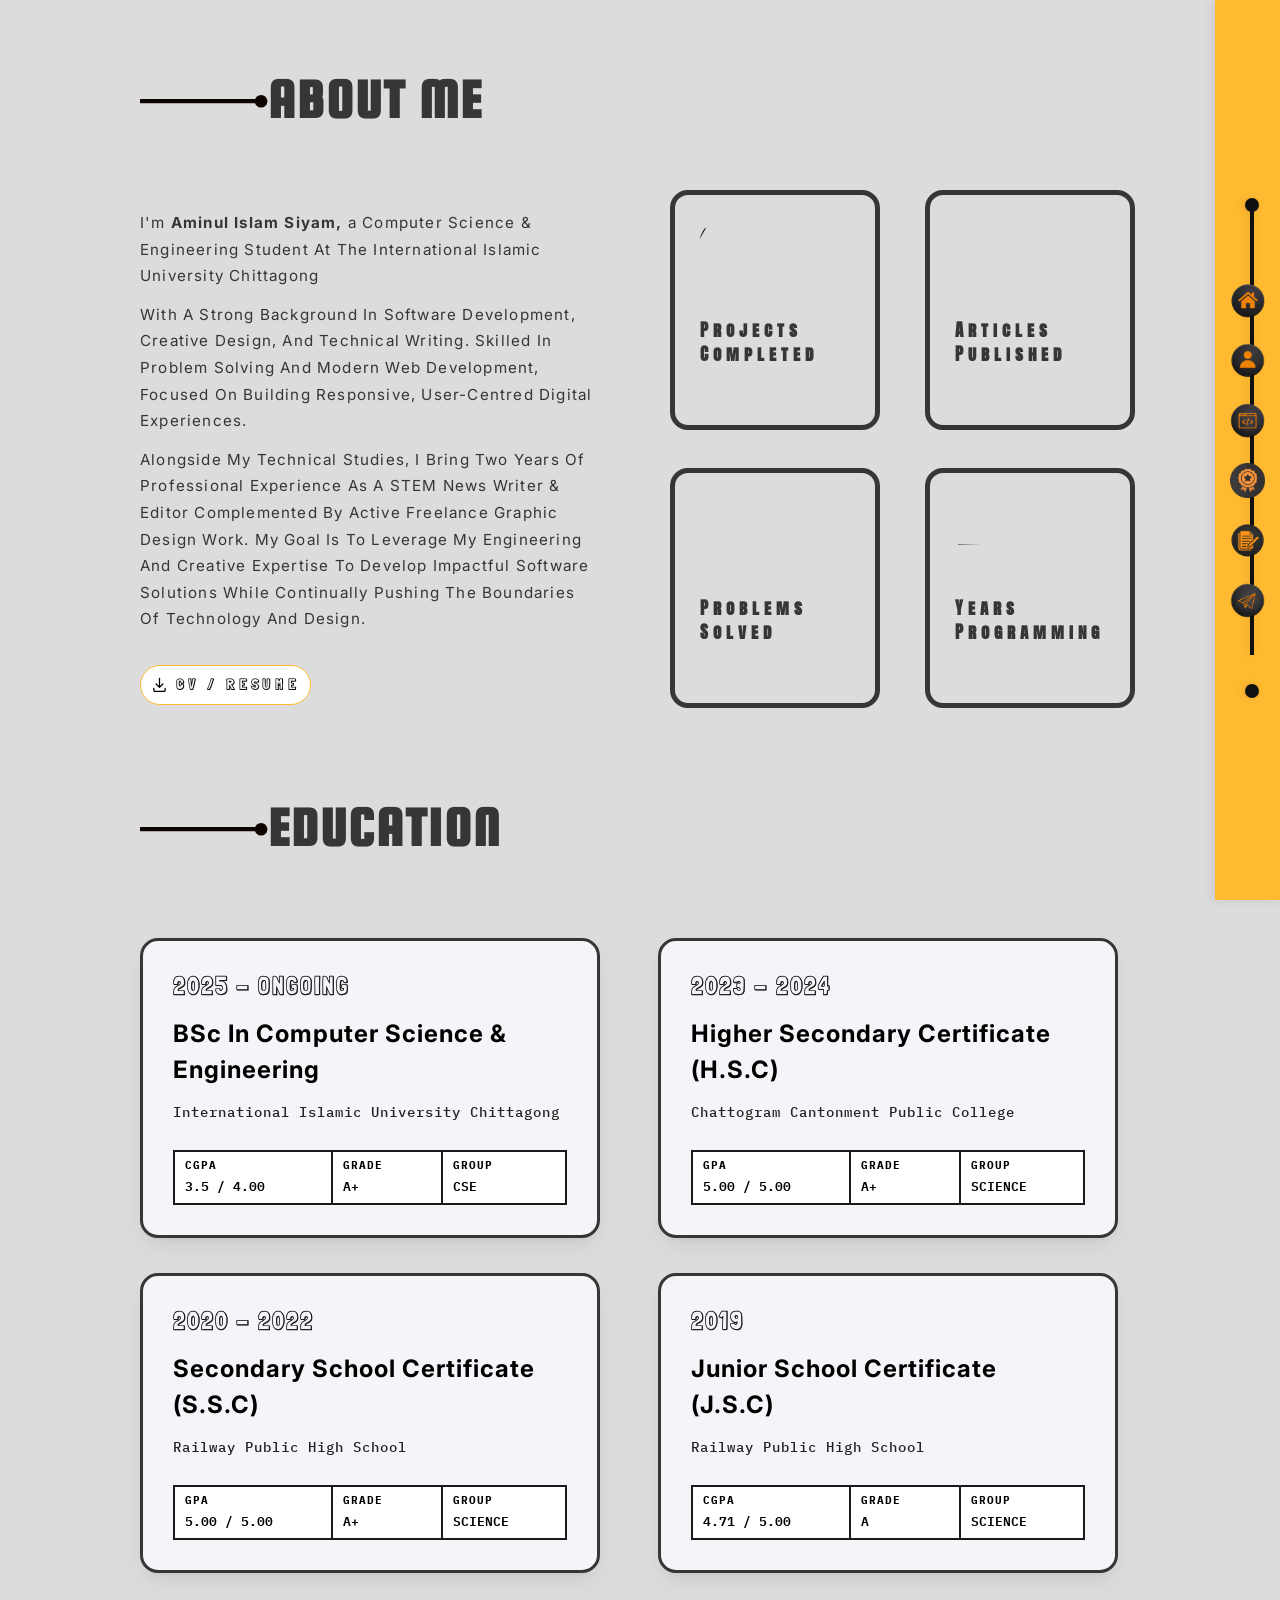
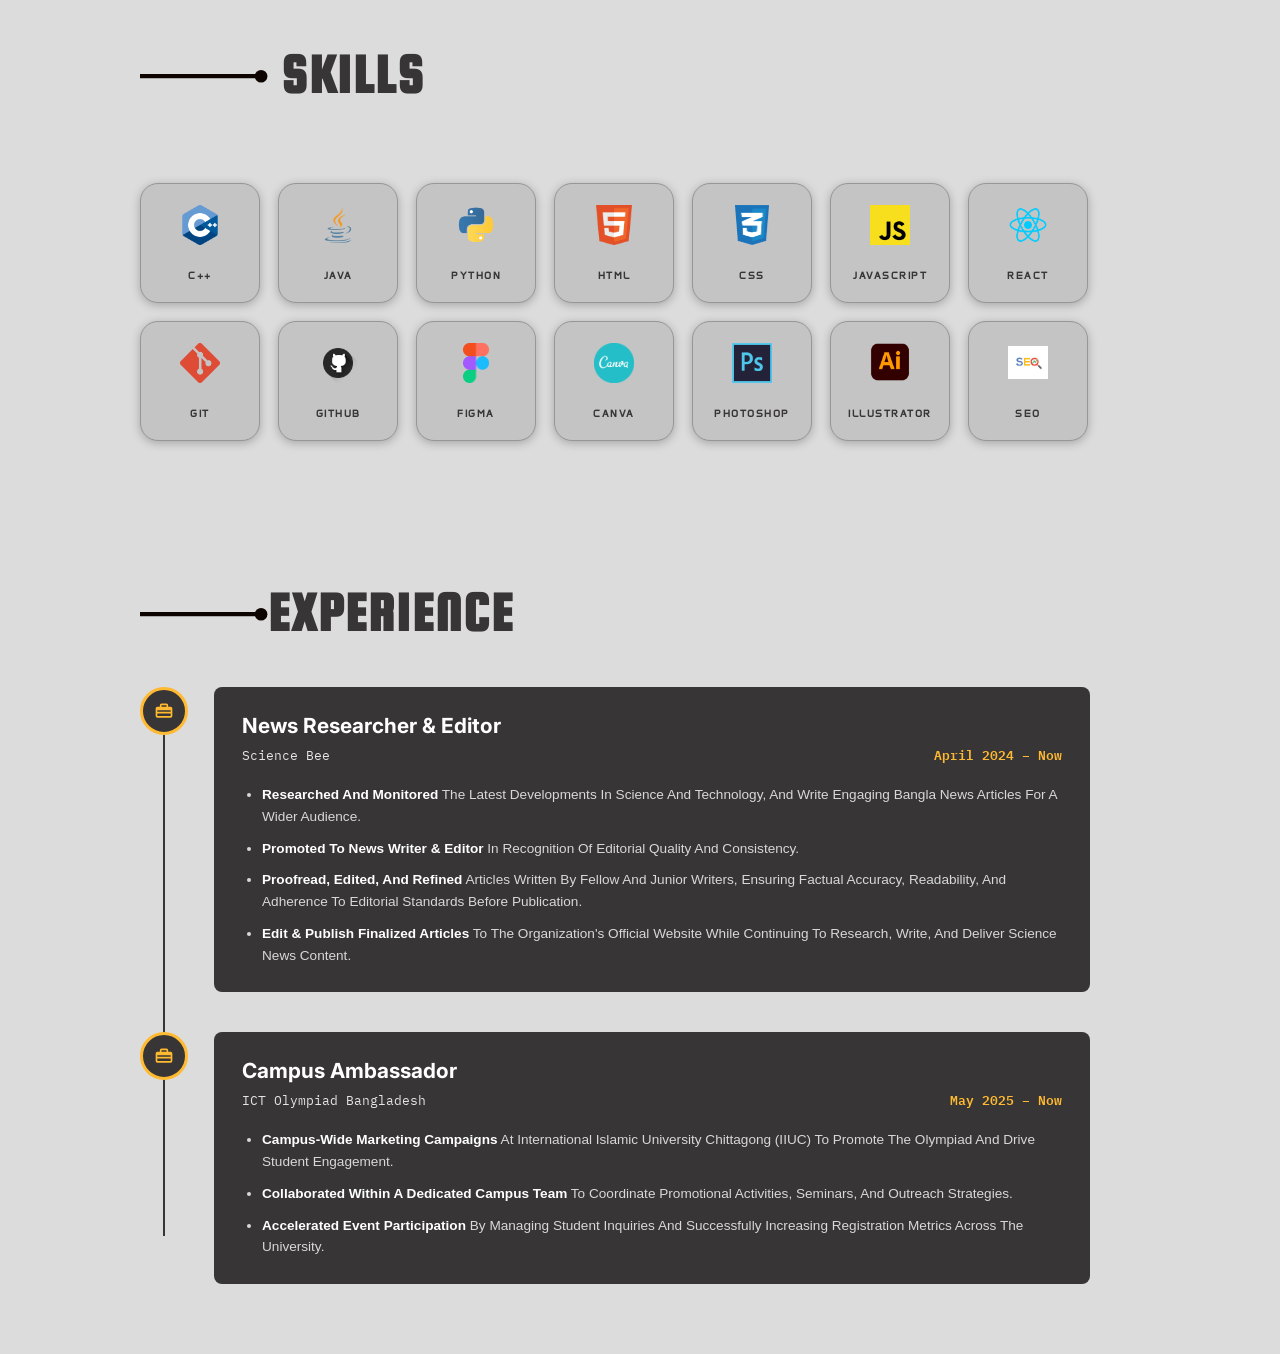
<file: about.html>
<!DOCTYPE html>
<html lang="en">

<head>
  <meta charset="UTF-8">
  <meta name="viewport" content="width=device-width, initial-scale=1.0">
  <title>Aminul Islam Siyam | About</title>
  <link rel="preconnect" href="https://fonts.googleapis.com">
  <link rel="preconnect" href="https://fonts.gstatic.com" crossorigin>
  <link
    href="https://fonts.googleapis.com/css2?family=Akshar:wght@300..700&family=Anton&family=Anton+SC&family=Anta&family=Antic+Slab&family=Bungee+Shade&family=Cantarell:wght@400;700&family=Graduate&family=IBM+Plex+Mono:wght@100;200;300;400;500;600;700&family=Inter:wght@100..900&family=Londrina+Shadow&family=Squada+One&display=swap"
    rel="stylesheet">
  <link rel="stylesheet" href="style.css">
</head>

<body>
  <aside class="sidebar-nav">
    <div class="verticalinedot1"></div>
    <div class="verticaline"></div>
    <div class="verticalinedot2"></div>
    <div class="nav-dots">
      <a href="index.html" class="dot-link" title="Home"><img src="images/index.png" alt="Home"
          class="nav-custom-icon"></a>
      <a href="about.html" class="dot-link" title="About"><img src="images/about.png" alt="About"
          class="nav-custom-icon"></a>
      <a href="project.html" class="dot-link" title="Projects"><img src="images/project.png" alt="Projects"
          class="nav-custom-icon"></a>
      <a href="achievement.html" class="dot-link" title="Achievements"><img src="images/achivement.png"
          alt="Achievements" class="nav-custom-icon"></a>
      <a href="article.html" class="dot-link" title="Articles"><img src="images/article.png" alt="Articles"
          class="nav-custom-icon"></a>
      <a href="contact.html" class="dot-link" title="Contact"><img src="images/contact.png" alt="Contact"
          class="nav-custom-icon"></a>
    </div>
  </aside>
  <main class="main-wrapper">
    <!-- ABOUT SECTION -->
    <section id="about" class="section-block">
      <h2 class="section-header"><svg width="128" height="13" viewBox="0 0 128 13" fill="none"
          xmlns="http://www.w3.org/2000/svg">
          <rect x="126.983" y="4.00024" width="4.23276" height="126.983" transform="rotate(90 126.983 4.00024)"
            fill="#0D0400" />
          <circle cx="121.088" cy="6.29719" r="6.29719" transform="rotate(90 121.088 6.29719)" fill="#0D0400" />
        </svg>ABOUT ME</h2>
      <br><br>
      <div class="about-grid">
        <div class="about-bio">
          <p class="lead-text">I'm <strong>Aminul Islam Siyam, </strong>a Computer Science &amp; Engineering Student At
            The
            International Islamic University Chittagong</p>
          <p>With A Strong Background In Software Development, Creative Design, And Technical Writing. Skilled In
            Problem Solving And Modern Web Development, Focused On Building Responsive, User-Centred Digital
            Experiences.</p>
          <p>Alongside My Technical Studies, I Bring Two Years Of Professional Experience As A STEM News Writer &amp;
            Editor Complemented By Active Freelance Graphic Design Work. My Goal Is To Leverage My Engineering And
            Creative Expertise To Develop Impactful Software Solutions While Continually Pushing The Boundaries Of
            Technology And Design.</p>
          <button class="abt-cv-btn">
            <a href="images/cvpdf.pdf" target="_blank" rel="noopener noreferrer"
              style="text-decoration: none; color: inherit; display: flex; align-items: center; gap: 8px;">
              <svg width="20" height="20" viewBox="0 0 20 20" fill="none" xmlns="http://www.w3.org/2000/svg">
                <path d="M10 2.66669V12.6667M6 9.33335L10 13.3334L14 9.33335" stroke="black" stroke-width="1.5"
                  stroke-linecap="round" stroke-linejoin="round" />
                <path
                  d="M3.33333 14.6667V16.6667C3.33333 17.0203 3.47381 17.3594 3.72386 17.6095C3.97391 17.8595 4.31304 18 4.66667 18H15.3333C15.687 18 16.0261 17.8595 16.2761 17.6095C16.5262 17.3594 16.6667 17.0203 16.6667 16.6667V14.6667"
                  stroke="black" stroke-width="1.5" stroke-linecap="round" stroke-linejoin="round" />
              </svg>CV / RESUME</a></button>
        </div>
        <div class="stats-grid">
          <div class="stat-card">
            <h3 class="counter" data-target="3">0+</h3>
            <p>Projects Completed</p>
          </div>
          <div class="stat-card">
            <h3 class="counter" data-target="20">0+</h3>
            <p>Articles Published</p>
          </div>
          <div class="stat-card">
            <h3 class="counter" data-target="800">0+</h3>
            <p>Problems Solved</p>
          </div>
          <div class="stat-card">
            <h3 class="counter" data-target="2">0+</h3>
            <p>Years Programming</p>
          </div>
        </div>
      </div>
      <br><br><br><br><br>
      <h2 class="section-header"><svg width="128" height="13" viewBox="0 0 128 13" fill="none"
          xmlns="http://www.w3.org/2000/svg">
          <rect x="126.983" y="4.00024" width="4.23276" height="126.983" transform="rotate(90 126.983 4.00024)"
            fill="#0D0400" />
          <circle cx="121.088" cy="6.29719" r="6.29719" transform="rotate(90 121.088 6.29719)" fill="#0D0400" />
        </svg>EDUCATION</h2>
      <br><br>
      <div class="education-grid">
        <div class="edu-card"><span class="edu-year">2025 - ONGOING</span>
          <h3 class="edu-degree">BSc In Computer Science &amp; Engineering</h3>
          <p class="edu-institution">International Islamic University Chittagong</p>
          <div class="edu-table">
            <div class="edu-col"><span class="edu-label">CGPA</span><span class="edu-val">3.5 / 4.00</span></div>
            <div class="edu-col"><span class="edu-label">GRADE</span><span class="edu-val">A+</span></div>
            <div class="edu-col"><span class="edu-label">GROUP</span><span class="edu-val">CSE</span></div>
          </div>
        </div>
        <div class="edu-card"><span class="edu-year">2023 - 2024</span>
          <h3 class="edu-degree">Higher Secondary Certificate (H.S.C)</h3>
          <p class="edu-institution">Chattogram Cantonment Public College</p>
          <div class="edu-table">
            <div class="edu-col"><span class="edu-label">GPA</span><span class="edu-val">5.00 / 5.00</span></div>
            <div class="edu-col"><span class="edu-label">GRADE</span><span class="edu-val">A+</span></div>
            <div class="edu-col"><span class="edu-label">GROUP</span><span class="edu-val">SCIENCE</span></div>
          </div>
        </div>
        <div class="edu-card"><span class="edu-year">2020 - 2022</span>
          <h3 class="edu-degree">Secondary School Certificate (S.S.C)</h3>
          <p class="edu-institution">Railway Public High School</p>
          <div class="edu-table">
            <div class="edu-col"><span class="edu-label">GPA</span><span class="edu-val">5.00 / 5.00</span></div>
            <div class="edu-col"><span class="edu-label">GRADE</span><span class="edu-val">A+</span></div>
            <div class="edu-col"><span class="edu-label">GROUP</span><span class="edu-val">SCIENCE</span></div>
          </div>
        </div>
        <div class="edu-card"><span class="edu-year">2019</span>
          <h3 class="edu-degree">Junior School Certificate (J.S.C)</h3>
          <p class="edu-institution">Railway Public High School</p>
          <div class="edu-table">
            <div class="edu-col"><span class="edu-label">CGPA</span><span class="edu-val">4.71 / 5.00</span></div>
            <div class="edu-col"><span class="edu-label">GRADE</span><span class="edu-val">A</span></div>
            <div class="edu-col"><span class="edu-label">GROUP</span><span class="edu-val">SCIENCE</span></div>
          </div>
        </div>
      </div>
      <br><br><br><br>
      <h2 class="section-header"><span><svg width="128" height="13" viewBox="0 0 128 13" fill="none"
            xmlns="http://www.w3.org/2000/svg">
            <rect x="126.983" y="4.00024" width="4.23276" height="126.983" transform="rotate(90 126.983 4.00024)"
              fill="#0D0400" />
            <circle cx="121.088" cy="6.29719" r="6.29719" transform="rotate(90 121.088 6.29719)" fill="#0D0400" />
          </svg></span> SKILLS</h2>
      <br><br>
      <div class="skills-flex-grid">
        <div class="skill-box">
          <img src="images/cpp.png" alt="C++" class="skill-icon">
          <span class="skill-name">C++</span>
        </div>
        <div class="skill-box">
          <img src="images/java.png" alt="Java" class="skill-icon">
          <span class="skill-name">Java</span>
        </div>
        <div class="skill-box">
          <img src="images/python.png" alt="Python" class="skill-icon">
          <span class="skill-name">Python</span>
        </div>
        <div class="skill-box">
          <img src="images/html.png" alt="HTML" class="skill-icon">
          <span class="skill-name">HTML</span>
        </div>
        <div class="skill-box">
          <img src="images/css.png" alt="CSS" class="skill-icon">
          <span class="skill-name">CSS</span>
        </div>
        <div class="skill-box">
          <img src="images/js.png" alt="JavaScript" class="skill-icon">
          <span class="skill-name">JavaScript</span>
        </div>
        <div class="skill-box">
          <img src="images/react.png" alt="React" class="skill-icon">
          <span class="skill-name">React</span>
        </div>
        <div class="skill-box">
          <img src="images/git.png" alt="Git" class="skill-icon">
          <span class="skill-name">Git</span>
        </div>
        <div class="skill-box">
          <img src="images/github.png" alt="GitHub" class="skill-icon">
          <span class="skill-name">GitHub</span>
        </div>
        <div class="skill-box">
          <img src="images/figma.png" alt="Figma" class="skill-icon">
          <span class="skill-name">Figma</span>
        </div>
        <div class="skill-box">
          <img src="images/canva.png" alt="Canva" class="skill-icon">
          <span class="skill-name">Canva</span>
        </div>
        <div class="skill-box">
          <img src="images/photoshop.png" alt="Photoshop" class="skill-icon">
          <span class="skill-name">Photoshop</span>
        </div>
        <div class="skill-box">
          <img src="images/illustrator.png" alt="Illustrator" class="skill-icon">
          <span class="skill-name">Illustrator</span>
        </div>
        <div class="skill-box">
          <img src="images/seo.png" alt="SEO" class="skill-icon">
          <span class="skill-name">SEO</span>
        </div>
      </div>
    </section>

    <section id="experience" class="section-block">
      <h2 class="section-header"><svg width="128" height="13" viewBox="0 0 128 13" fill="none"
          xmlns="http://www.w3.org/2000/svg">
          <rect x="126.983" y="4.00024" width="4.23276" height="126.983" transform="rotate(90 126.983 4.00024)"
            fill="#0D0400" />
          <circle cx="121.088" cy="6.29719" r="6.29719" transform="rotate(90 121.088 6.29719)" fill="#0D0400" />
        </svg>EXPERIENCE</h2>
      <div class="exp-timeline">
        <div class="exp-row">
          <div class="exp-node">
            <svg width="20" height="20" viewBox="0 0 24 24" fill="currentColor">
              <path
                d="M9 3h6a2 2 0 0 1 2 2v2h3a2 2 0 0 1 2 2v9a2 2 0 0 1-2 2H4a2 2 0 0 1-2-2V9a2 2 0 0 1 2-2h3V5a2 2 0 0 1 2-2Zm0 4h6V5H9v2Zm-5 4v2h16v-2H4Zm0 4v3h16v-3H4Z" />
            </svg>
          </div>
          <div class="dark-box">
            <h3 class="exp-title">News Researcher &amp; Editor</h3>
            <div class="exp-meta"><span class="exp-company">Science Bee</span><span class="exp-date">April 2024 –
                Now</span></div>
            <ul class="exp-list">
              <li><strong>Researched And Monitored</strong> The Latest Developments In Science And Technology, And Write
                Engaging Bangla News Articles For A Wider Audience.</li>
              <li><strong>Promoted To News Writer &amp; Editor</strong> In Recognition Of Editorial Quality And
                Consistency.</li>
              <li><strong>Proofread, Edited, And Refined</strong> Articles Written By Fellow And Junior Writers,
                Ensuring Factual Accuracy, Readability, And Adherence To Editorial Standards Before Publication.</li>
              <li><strong>Edit &amp; Publish Finalized Articles</strong> To The Organization's Official Website While
                Continuing To Research, Write, And Deliver Science News Content.</li>
            </ul>
          </div>
        </div>

        <div class="exp-row">
          <div class="exp-node">
            <svg width="20" height="20" viewBox="0 0 24 24" fill="currentColor">
              <path
                d="M9 3h6a2 2 0 0 1 2 2v2h3a2 2 0 0 1 2 2v9a2 2 0 0 1-2 2H4a2 2 0 0 1-2-2V9a2 2 0 0 1 2-2h3V5a2 2 0 0 1 2-2Zm0 4h6V5H9v2Zm-5 4v2h16v-2H4Zm0 4v3h16v-3H4Z" />
            </svg>
          </div>
          <div class="dark-box">
            <h3 class="exp-title">Campus Ambassador</h3>
            <div class="exp-meta"><span class="exp-company">ICT Olympiad Bangladesh</span><span class="exp-date">May
                2025 – Now</span></div>
            <ul class="exp-list">
              <li><strong>Campus-Wide Marketing Campaigns</strong> At International Islamic University Chittagong (IIUC)
                To Promote The Olympiad And Drive Student Engagement.</li>
              <li><strong>Collaborated Within A Dedicated Campus Team</strong> To Coordinate Promotional Activities,
                Seminars, And Outreach Strategies.</li>
              <li><strong>Accelerated Event Participation</strong> By Managing Student Inquiries And Successfully
                Increasing Registration Metrics Across The University.</li>
            </ul>
          </div>
        </div>
      </div>
    </section>
  </main>
  <script src="script.js"></script>
</body>

</html>
</file>
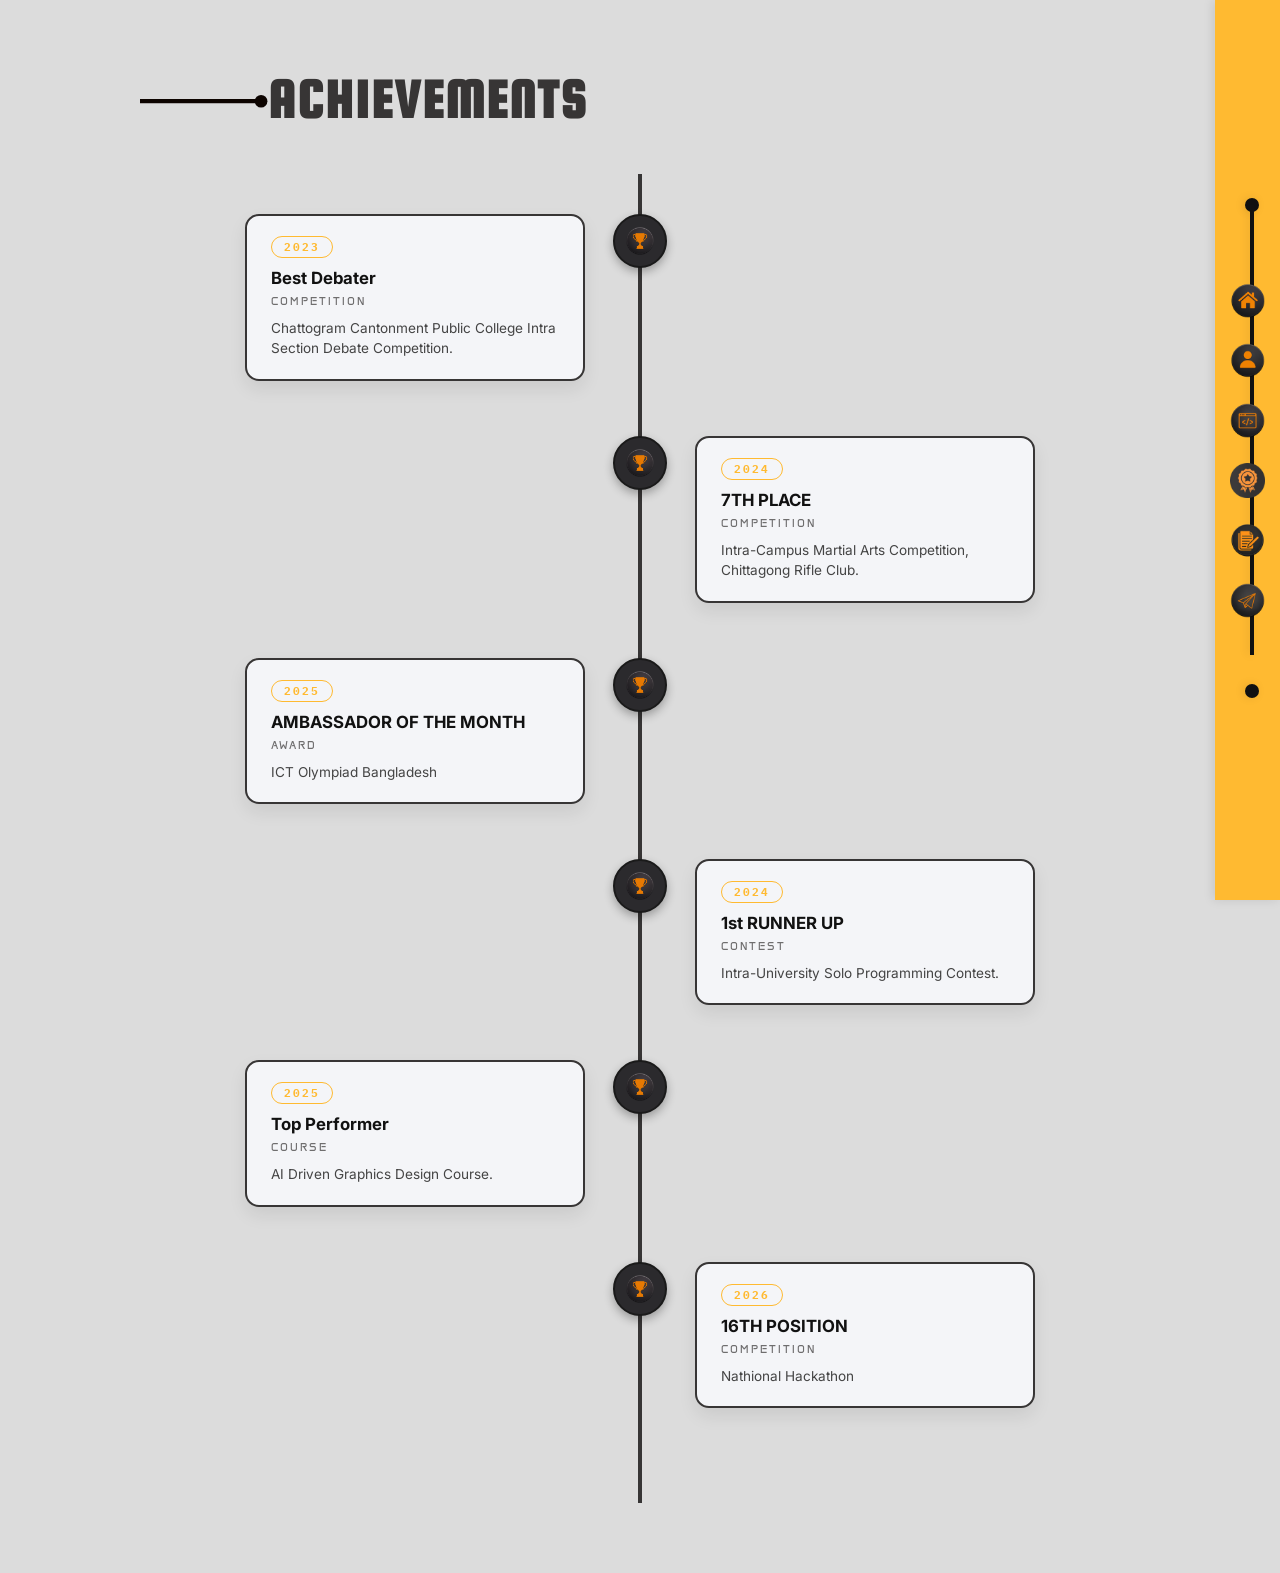
<file: achievement.html>
<!DOCTYPE html>
<html lang="en">

<head>
    <meta charset="UTF-8">
    <meta name="viewport" content="width=device-width, initial-scale=1.0">
    <title>Aminul Islam Siyam | Achievements</title>
    <link rel="preconnect" href="https://fonts.googleapis.com">
    <link rel="preconnect" href="https://fonts.gstatic.com" crossorigin>
    <link
        href="https://fonts.googleapis.com/css2?family=Akshar:wght@300..700&family=Anton&family=Anton+SC&family=Anta&family=Antic+Slab&family=Bungee+Shade&family=Cantarell:wght@400;700&family=Graduate&family=IBM+Plex+Mono:wght@100;200;300;400;500;600;700&family=Inter:wght@100..900&family=Londrina+Shadow&family=Squada+One&display=swap"
        rel="stylesheet">
    <link rel="stylesheet" href="style.css">
</head>

<body>
    <aside class="sidebar-nav">
        <div class="verticalinedot1"></div>
        <div class="verticaline"></div>
        <div class="verticalinedot2"></div>
        <div class="nav-dots">
            <a href="index.html" class="dot-link" title="Home"><img src="images/index.png" alt="Home"
                    class="nav-custom-icon"></a>
            <a href="about.html" class="dot-link" title="About"><img src="images/about.png" alt="About"
                    class="nav-custom-icon"></a>
            <a href="project.html" class="dot-link" title="Projects"><img src="images/project.png" alt="Projects"
                    class="nav-custom-icon"></a>
            <a href="achievement.html" class="dot-link" title="Achievements"><img src="images/achivement.png"
                    alt="Achievements" class="nav-custom-icon"></a>
            <a href="article.html" class="dot-link" title="Articles"><img src="images/article.png" alt="Articles"
                    class="nav-custom-icon"></a>
            <a href="contact.html" class="dot-link" title="Contact"><img src="images/contact.png" alt="Contact"
                    class="nav-custom-icon"></a>
        </div>
    </aside>
    <main class="main-wrapper">
        <!-- ACHIEVEMENT SECTION -->
        <section id="achievements" class="section-block">
            <h2 class="section-header"><svg width="128" height="13" viewBox="0 0 128 13" fill="none"
                    xmlns="http://www.w3.org/2000/svg">
                    <rect x="126.983" y="4.00024" width="4.23276" height="126.983"
                        transform="rotate(90 126.983 4.00024)" fill="#0D0400" />
                    <circle cx="121.088" cy="6.29719" r="6.29719" transform="rotate(90 121.088 6.29719)"
                        fill="#0D0400" />
                </svg>ACHIEVEMENTS</h2>
            <div class="timeline-wrapper">
                <div class="timeline-item">
                    <div class="timeline-card">
                        <span class="timeline-year">2023</span>
                        <h4 class="timeline-title">Best Debater</h4>
                        <p class="timeline-sub">Competition</p>
                        <p class="timeline-desc">Chattogram Cantonment Public College Intra Section Debate Competition.
                        </p>
                    </div>
                    <div class="timeline-node"><img src="images/trophy.png" alt="Trophy"></div>
                </div>

                <div class="timeline-item">
                    <div class="timeline-card">
                        <span class="timeline-year">2024</span>
                        <h4 class="timeline-title">7TH PLACE</h4>
                        <p class="timeline-sub">Competition</p>
                        <p class="timeline-desc">Intra-Campus Martial Arts Competition, Chittagong Rifle Club.</p>
                    </div>
                    <div class="timeline-node"><img src="images/trophy.png" alt="Award"></div>
                </div>

                <div class="timeline-item">
                    <div class="timeline-card">
                        <span class="timeline-year">2025</span>
                        <h4 class="timeline-title">AMBASSADOR OF THE MONTH</h4>
                        <p class="timeline-sub">Award</p>
                        <p class="timeline-desc">ICT Olympiad Bangladesh</p>
                    </div>
                    <div class="timeline-node"><img src="images/trophy.png" alt="Star"></div>
                </div>

                <div class="timeline-item">
                    <div class="timeline-card">
                        <span class="timeline-year">2024</span>
                        <h4 class="timeline-title">1st RUNNER UP</h4>
                        <p class="timeline-sub">Contest</p>
                        <p class="timeline-desc">Intra-University Solo Programming Contest.</p>
                    </div>
                    <div class="timeline-node"><img src="images/trophy.png" alt="Medal"></div>
                </div>

                <div class="timeline-item">
                    <div class="timeline-card">
                        <span class="timeline-year">2025</span>
                        <h4 class="timeline-title">Top Performer</h4>
                        <p class="timeline-sub">Course</p>
                        <p class="timeline-desc">AI Driven Graphics Design Course.</p>
                    </div>
                    <div class="timeline-node"><img src="images/trophy.png" alt="Star"></div>
                </div>
                <div class="timeline-item">
                    <div class="timeline-card">
                        <span class="timeline-year">2026</span>
                        <h4 class="timeline-title">16TH POSITION</h4>
                        <p class="timeline-sub">Competition</p>
                        <p class="timeline-desc">Nathional Hackathon</p>
                    </div>
                    <div class="timeline-node"><img src="images/trophy.png" alt="Trophy"></div>
                </div>
            </div>
        </section>
    </main>
    <script src="script.js"></script>
</body>

</html>
</file>
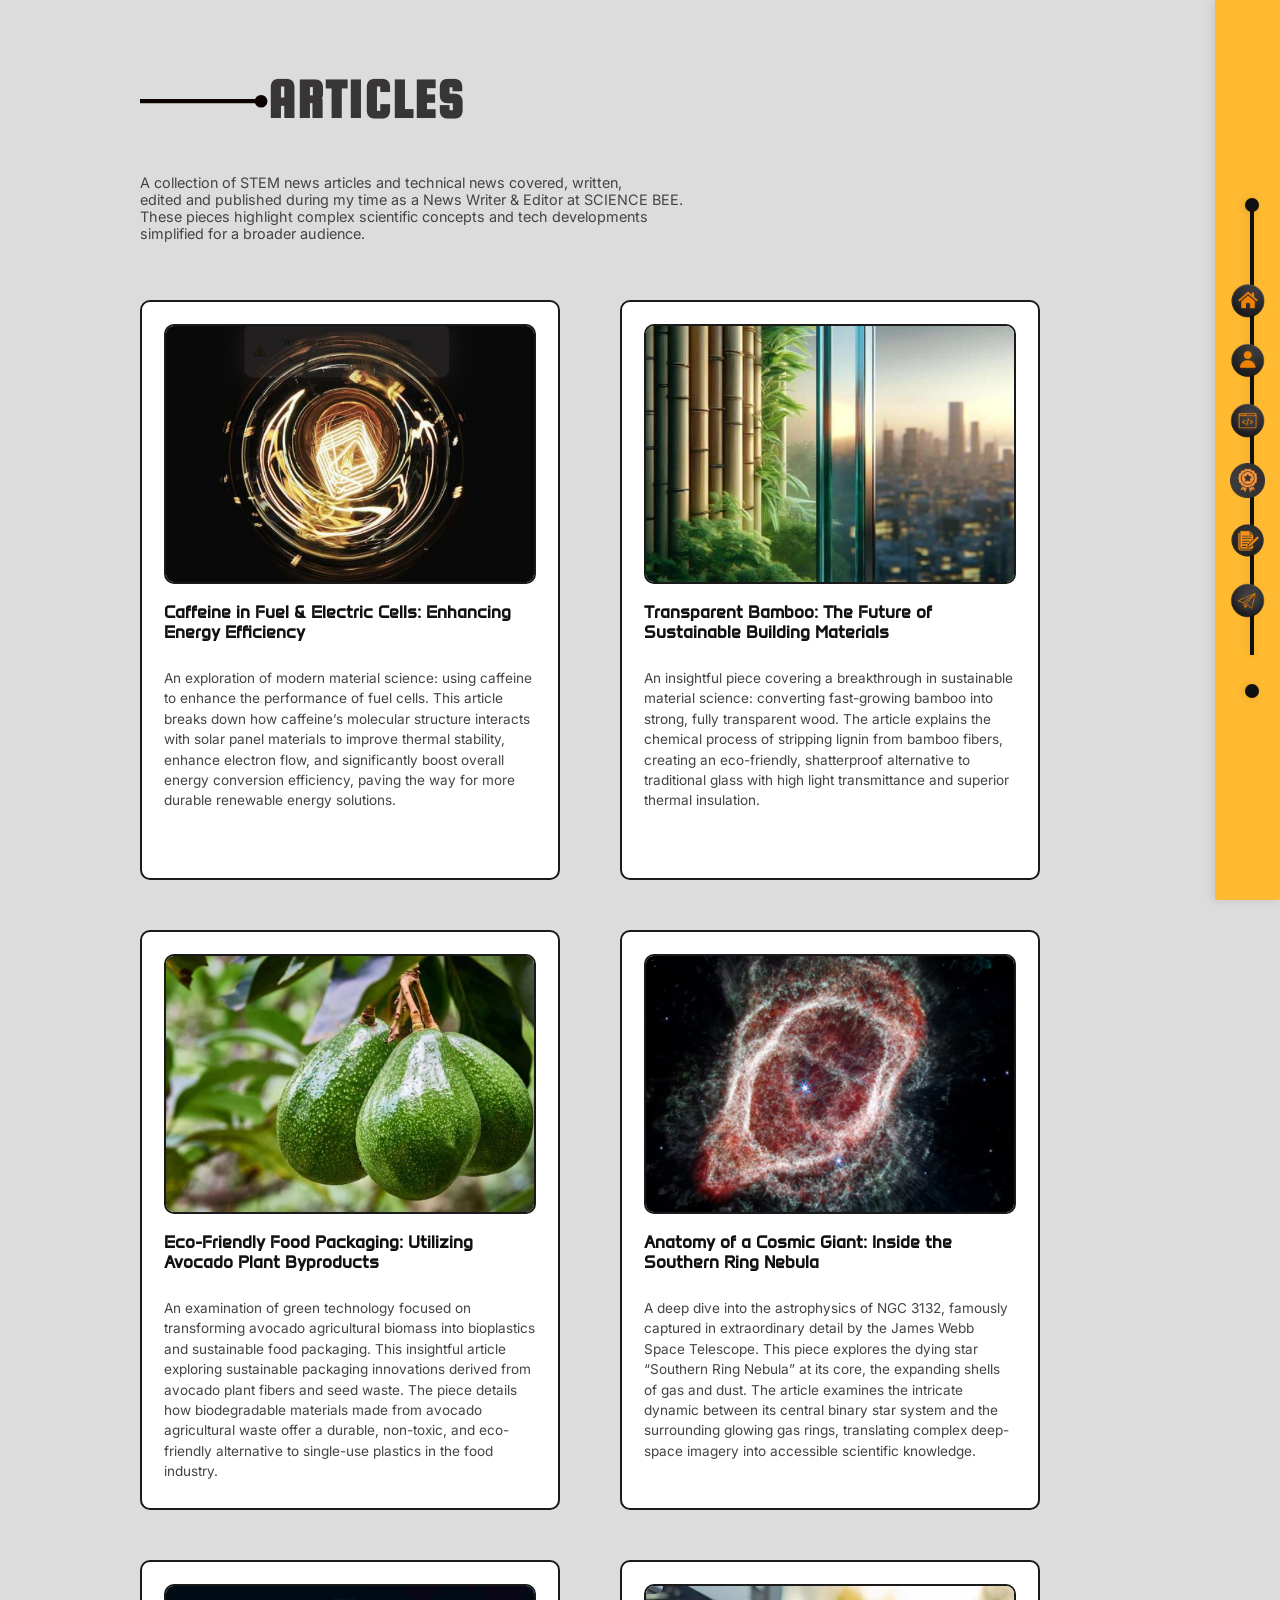
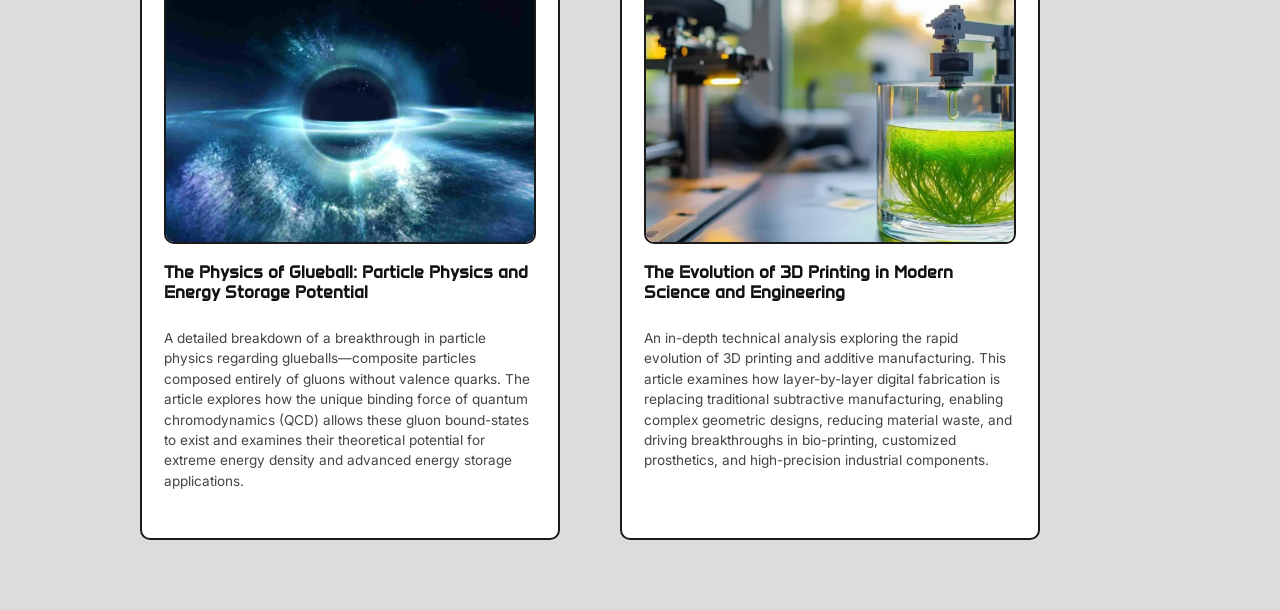
<file: article.html>
<!DOCTYPE html>
<html lang="en">

<head>
    <meta charset="UTF-8">
    <meta name="viewport" content="width=device-width, initial-scale=1.0">
    <title>Aminul Islam Siyam | Articles</title>
    <link rel="preconnect" href="https://fonts.googleapis.com">
    <link rel="preconnect" href="https://fonts.gstatic.com" crossorigin>
    <link
        href="https://fonts.googleapis.com/css2?family=Akshar:wght@300..700&family=Anton&family=Anton+SC&family=Anta&family=Antic+Slab&family=Bungee+Shade&family=Cantarell:wght@400;700&family=Graduate&family=IBM+Plex+Mono:wght@100;200;300;400;500;600;700&family=Inter:wght@100..900&family=Londrina+Shadow&family=Squada+One&display=swap"
        rel="stylesheet">
    <link rel="stylesheet" href="style.css">
</head>

<body>
    <aside class="sidebar-nav">
        <div class="verticalinedot1"></div>
        <div class="verticaline"></div>
        <div class="verticalinedot2"></div>
        <div class="nav-dots">
            <a href="index.html" class="dot-link" title="Home"><img src="images/index.png" alt="Home"
                    class="nav-custom-icon"></a>
            <a href="about.html" class="dot-link" title="About"><img src="images/about.png" alt="About"
                    class="nav-custom-icon"></a>
            <a href="project.html" class="dot-link" title="Projects"><img src="images/project.png" alt="Projects"
                    class="nav-custom-icon"></a>
            <a href="achievement.html" class="dot-link" title="Achievements"><img src="images/achivement.png"
                    alt="Achievements" class="nav-custom-icon"></a>
            <a href="article.html" class="dot-link" title="Articles"><img src="images/article.png" alt="Articles"
                    class="nav-custom-icon"></a>
            <a href="contact.html" class="dot-link" title="Contact"><img src="images/contact.png" alt="Contact"
                    class="nav-custom-icon"></a>
        </div>
    </aside>
    <main class="main-wrapper">
        <!-- ARTICLE SECTION -->
        <section id="articles" class="section-block">
            <h2 class="section-header"><svg width="128" height="13" viewBox="0 0 128 13" fill="none"
                    xmlns="http://www.w3.org/2000/svg">
                    <rect x="126.983" y="4.00024" width="4.23276" height="126.983"
                        transform="rotate(90 126.983 4.00024)" fill="#0D0400" />
                    <circle cx="121.088" cy="6.29719" r="6.29719" transform="rotate(90 121.088 6.29719)"
                        fill="#0D0400" />
                </svg>ARTICLES</h2>
            <p class="articles-subtext">A collection of STEM news articles and technical news covered, written,<br>
                edited and published during my time as a News Writer & Editor at SCIENCE BEE.<br> These pieces highlight
                complex scientific concepts and tech developments<br> simplified for a broader audience.</p>
                <br><br>
            <div class="articles-grid">
                <div class="article-card">
                    <div class="article-thumb"><img src="images/energy.png" alt="Article 1"></div>
                    <h4>Caffeine in Fuel &amp; Electric Cells: Enhancing Energy Efficiency</h4><br>
                    <p>An exploration of modern material science: using caffeine to enhance the performance of fuel cells. This article breaks down how caffeine’s molecular structure interacts with solar panel materials to improve thermal stability, enhance electron flow, and significantly boost overall energy conversion efficiency, paving the way for more durable renewable energy solutions.</p>
                    <a href="https://www.sciencebee.com.bd/daily-science/%e0%a6%95%e0%a7%8d%e0%a6%af%e0%a6%be%e0%a6%ab%e0%a7%87%e0%a6%87%e0%a6%a8/" class="read-link" target="_blank">
                        <span>READ FULL ARTICLE IN BANGLA</span>
                        <svg width="16" height="16" viewBox="0 0 20 20" fill="none" xmlns="http://www.w3.org/2000/svg">
                            <path d="M4 10H16M16 10L11 5M16 10L11 15" stroke="currentColor" stroke-width="1.5"
                                stroke-linecap="round" stroke-linejoin="round" />
                        </svg>
                    </a>
                </div>
                <div class="article-card">
                    <div class="article-thumb"><img src="images/bamboo.png" alt="Article 2"></div>
                    <h4>Transparent Bamboo: The Future of Sustainable Building Materials</h4><br>
                    <p>An insightful piece covering a breakthrough in sustainable material science: converting fast-growing bamboo into strong, fully transparent wood. The article explains the chemical process of stripping lignin from bamboo fibers, creating an eco-friendly, shatterproof alternative to traditional glass with high light transmittance and superior thermal insulation.</p>
                    <a href="https://www.sciencebee.com.bd/daily-science/%e0%a6%ac%e0%a6%be%e0%a6%81%e0%a6%b6-%e0%a6%a5%e0%a7%87%e0%a6%95%e0%a7%87%e0%a6%87-%e0%a6%a4%e0%a7%88%e0%a6%b0%e0%a6%bf-%e0%a6%b9%e0%a6%ac%e0%a7%87-%e0%a6%b8%e0%a7%8d%e0%a6%ac%e0%a6%9a%e0%a7%8d/" class="read-link" target="_blank">
                        <span>READ FULL ARTICLE IN BANGLA</span>
                        <svg width="16" height="16" viewBox="0 0 20 20" fill="none" xmlns="http://www.w3.org/2000/svg">
                            <path d="M4 10H16M16 10L11 5M16 10L11 15" stroke="currentColor" stroke-width="1.5"
                                stroke-linecap="round" stroke-linejoin="round" />
                        </svg>
                    </a>
                </div>
                <div class="article-card">
                    <div class="article-thumb"><img src="images/avocado.png" alt="Article 3"></div>
                    <h4>Eco-Friendly Food Packaging: Utilizing Avocado Plant Byproducts</h4><br>
                    <p>An examination of green technology focused on transforming avocado agricultural biomass into bioplastics and sustainable food packaging. This insightful article exploring sustainable packaging innovations derived from avocado plant fibers and seed waste. The piece details how biodegradable materials made from avocado agricultural waste offer a durable, non-toxic, and eco-friendly alternative to single-use plastics in the food industry.</p>
                    <a href="https://www.sciencebee.com.bd/daily-science/%e0%a6%85%e0%a7%8d%e0%a6%af%e0%a6%be%e0%a6%ad%e0%a7%8b%e0%a6%95%e0%a6%be%e0%a6%a1%e0%a7%8b/" class="read-link" target="_blank">
                        <span>READ FULL ARTICLE IN BANGLA</span>
                        <svg width="16" height="16" viewBox="0 0 20 20" fill="none" xmlns="http://www.w3.org/2000/svg">
                            <path d="M4 10H16M16 10L11 5M16 10L11 15" stroke="currentColor" stroke-width="1.5"
                                stroke-linecap="round" stroke-linejoin="round" />
                        </svg>
                    </a>
                </div>
                <div class="article-card">
                    <div class="article-thumb"><img src="images/nebula.png" alt="Article 4"></div>
                    <h4>Anatomy of a Cosmic Giant: Inside the Southern Ring Nebula</h4><br>
                    <p>A deep dive into the astrophysics of NGC 3132, famously captured in extraordinary detail by the James Webb Space Telescope. This piece explores the dying star “Southern Ring Nebula” at its core, the expanding shells of gas and dust. The article examines the intricate dynamic between its central binary star system and the surrounding glowing gas rings, translating complex deep-space imagery into accessible scientific knowledge.</p>
                    <a href="https://www.sciencebee.com.bd/daily-science/%e0%a6%a8%e0%a7%87%e0%a6%ac%e0%a7%81%e0%a6%b2%e0%a6%be/" class="read-link" target="_blank">
                        <span>READ FULL ARTICLE IN BANGLA</span>
                        <svg width="16" height="16" viewBox="0 0 20 20" fill="none" xmlns="http://www.w3.org/2000/svg">
                            <path d="M4 10H16M16 10L11 5M16 10L11 15" stroke="currentColor" stroke-width="1.5"
                                stroke-linecap="round" stroke-linejoin="round" />
                        </svg>
                    </a>
                </div>
                <div class="article-card">
                    <div class="article-thumb"><img src="images/glue.png" alt="Article 4"></div>
                    <h4>The Physics of Glueball: Particle Physics and Energy Storage Potential</h4>
                    <br>
                    <p>A detailed breakdown of a breakthrough in particle physics regarding glueballs—composite particles composed entirely of gluons without valence quarks. The article explores how the unique binding force of quantum chromodynamics (QCD) allows these gluon bound-states to exist and examines their theoretical potential for extreme energy density and advanced energy storage applications.</p>
                    <a href="https://www.sciencebee.com.bd/daily-science/%e0%a6%97%e0%a7%8d%e0%a6%b2%e0%a7%81%e0%a6%ac%e0%a6%b2/" class="read-link" target="_blank">
                        <span>READ FULL ARTICLE IN BANGLA</span>
                        <svg width="16" height="16" viewBox="0 0 20 20" fill="none" xmlns="http://www.w3.org/2000/svg">
                            <path d="M4 10H16M16 10L11 5M16 10L11 15" stroke="currentColor" stroke-width="1.5"
                                stroke-linecap="round" stroke-linejoin="round" />
                        </svg>
                    </a>
                </div>
                <div class="article-card">
                    <div class="article-thumb"><img src="images/print.png" alt="Article 4"></div>
                    <h4>The Evolution of 3D Printing in Modern Science and Engineering</h4><br>
                    <p>An in-depth technical analysis exploring the rapid evolution of 3D printing and additive manufacturing. This article examines how layer-by-layer digital fabrication is replacing traditional subtractive manufacturing, enabling complex geometric designs, reducing material waste, and driving breakthroughs in bio-printing, customized prosthetics, and high-precision industrial components.</p>
                    <a href="https://www.sciencebee.com.bd/daily-science/3d-%e0%a6%aa%e0%a7%8d%e0%a6%b0%e0%a6%bf%e0%a6%a8%e0%a7%8d%e0%a6%9f%e0%a6%bf%e0%a6%82/" class="read-link" target="_blank">
                        <span>READ FULL ARTICLE IN BANGLA</span>
                        <svg width="16" height="16" viewBox="0 0 20 20" fill="none" xmlns="http://www.w3.org/2000/svg">
                            <path d="M4 10H16M16 10L11 5M16 10L11 15" stroke="currentColor" stroke-width="1.5"
                                stroke-linecap="round" stroke-linejoin="round" />
                        </svg>
                    </a>
                </div>
            </div>
        </section>
    </main>
    <script src="script.js"></script>
</body>

</html>
</file>
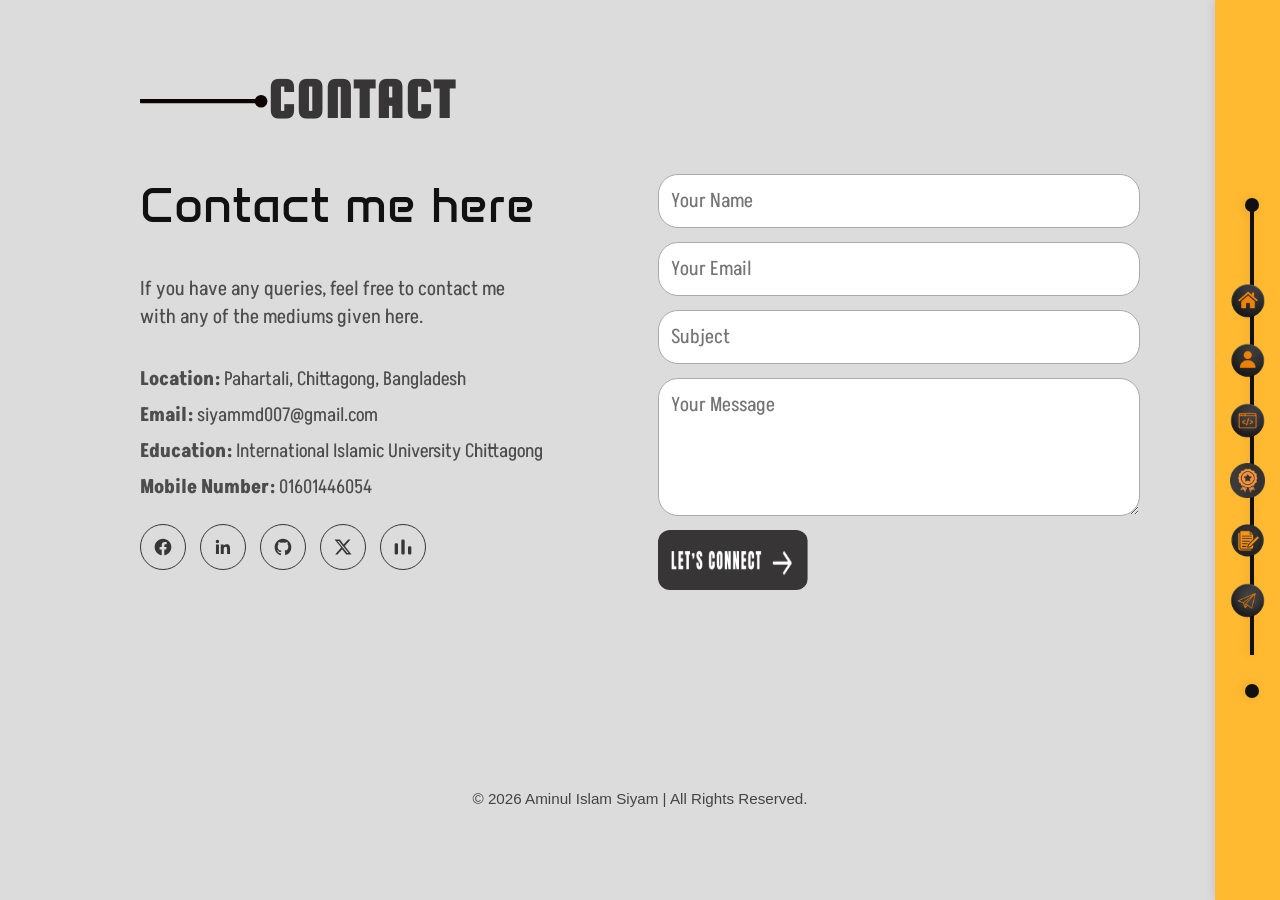
<file: contact.html>
<!DOCTYPE html>
<html lang="en">

<head>
    <meta charset="UTF-8">
    <meta name="viewport" content="width=device-width, initial-scale=1.0">
    <title>Aminul Islam Siyam | Contact</title>
    <link rel="preconnect" href="https://fonts.googleapis.com">
    <link rel="preconnect" href="https://fonts.gstatic.com" crossorigin>
    <link
        href="https://fonts.googleapis.com/css2?family=Akshar:wght@300..700&family=Anton&family=Anton+SC&family=Anta&family=Antic+Slab&family=Bungee+Shade&family=Cantarell:wght@400;700&family=Graduate&family=IBM+Plex+Mono:wght@100;200;300;400;500;600;700&family=Inter:wght@100..900&family=Londrina+Shadow&family=Squada+One&display=swap"
        rel="stylesheet">
    <link rel="stylesheet" href="style.css">
</head>

<body>
    <aside class="sidebar-nav">
        <div class="verticalinedot1"></div>
        <div class="verticaline"></div>
        <div class="verticalinedot2"></div>
        <div class="nav-dots">
            <a href="index.html" class="dot-link" title="Home"><img src="images/index.png" alt="Home"
                    class="nav-custom-icon"></a>
            <a href="about.html" class="dot-link" title="About"><img src="images/about.png" alt="About"
                    class="nav-custom-icon"></a>
            <a href="project.html" class="dot-link" title="Projects"><img src="images/project.png" alt="Projects"
                    class="nav-custom-icon"></a>
            <a href="achievement.html" class="dot-link" title="Achievements"><img src="images/achivement.png"
                    alt="Achievements" class="nav-custom-icon"></a>
            <a href="article.html" class="dot-link" title="Articles"><img src="images/article.png" alt="Articles"
                    class="nav-custom-icon"></a>
            <a href="contact.html" class="dot-link" title="Contact"><img src="images/contact.png" alt="Contact"
                    class="nav-custom-icon"></a>
        </div>
    </aside>
    <main class="main-wrapper">
        <!-- CONTACT SECTION -->
        <section id="contact" class="section-block">
            <h2 class="section-header"><svg width="128" height="13" viewBox="0 0 128 13" fill="none"
                    xmlns="http://www.w3.org/2000/svg">
                    <rect x="126.983" y="4.00024" width="4.23276" height="126.983"
                        transform="rotate(90 126.983 4.00024)" fill="#0D0400" />
                    <circle cx="121.088" cy="6.29719" r="6.29719" transform="rotate(90 121.088 6.29719)"
                        fill="#0D0400" />
                </svg>CONTACT</h2>
            <div class="contact-grid">
                <div class="contact-info">
                    <h3>Contact me here</h3>
                    <p>If you have any queries, feel free to contact me with any of the mediums given here.</p>
                    <ul class="contact-details-list">
                        <li><strong>Location:</strong> Pahartali, Chittagong, Bangladesh</li>
                        <li><strong>Email:</strong> siyammd007@gmail.com</li>
                        <li><strong>Education:</strong> International Islamic University Chittagong</li>
                        <li><strong>Mobile Number:</strong> 01601446054</li>
                    </ul>
                    <div class="social-links">
                        <a href="https://www.facebook.com/aminul.islam.siyam.2024" target="_blank"
                            rel="noopener noreferrer" class="social-icon" title="Facebook">
                            <svg width="20" height="20" viewBox="0 0 24 24" fill="currentColor">
                                <path
                                    d="M22 12.06C22 6.5 17.52 2 12 2S2 6.5 2 12.06C2 17.08 5.66 21.23 10.44 22v-7.03H7.9v-2.91h2.54V9.85c0-2.5 1.49-3.89 3.77-3.89 1.09 0 2.23.2 2.23.2v2.46h-1.26c-1.24 0-1.63.77-1.63 1.56v1.88h2.78l-.44 2.91h-2.34V22C18.34 21.23 22 17.08 22 12.06Z" />
                            </svg>
                        </a>
                        <a href="https://www.linkedin.com/in/aminul-islam-siyam-b69b80390/" target="_blank"
                            rel="noopener noreferrer" class="social-icon" title="LinkedIn">
                            <svg width="20" height="20" viewBox="0 0 24 24" fill="currentColor">
                                <path
                                    d="M20.45 20.45h-3.56v-5.57c0-1.33-.02-3.04-1.85-3.04-1.86 0-2.14 1.45-2.14 2.94v5.67H9.34V9h3.42v1.56h.05c.48-.9 1.64-1.85 3.38-1.85 3.6 0 4.27 2.37 4.27 5.46v6.28ZM5.34 7.43a2.06 2.06 0 1 1 0-4.13 2.06 2.06 0 0 1 0 4.13ZM7.12 20.45H3.55V9h3.57v11.45Z" />
                            </svg>
                        </a>
                        <a href="https://github.com/AI-Siyam" target="_blank" rel="noopener noreferrer"
                            class="social-icon" title="GitHub">
                            <svg width="20" height="20" viewBox="0 0 24 24" fill="currentColor">
                                <path
                                    d="M12 2C6.48 2 2 6.58 2 12.19c0 4.49 2.87 8.3 6.84 9.64.5.1.68-.22.68-.49v-1.9c-2.78.62-3.37-1.36-3.37-1.36-.46-1.2-1.11-1.51-1.11-1.51-.9-.63.07-.62.07-.62 1 .07 1.53 1.05 1.53 1.05.9 1.56 2.34 1.11 2.91.85.09-.66.35-1.11.63-1.36-2.22-.26-4.56-1.14-4.56-5.06 0-1.12.39-2.03 1.03-2.75-.1-.26-.45-1.31.1-2.72 0 0 .84-.28 2.75 1.05a9.3 9.3 0 0 1 5 0c1.91-1.33 2.75-1.05 2.75-1.05.55 1.41.2 2.46.1 2.72.64.72 1.03 1.63 1.03 2.75 0 3.93-2.34 4.79-4.57 5.05.36.32.68.94.68 1.9v2.82c0 .27.18.6.69.49A10.2 10.2 0 0 0 22 12.19C22 6.58 17.52 2 12 2Z" />
                            </svg>
                        </a>
                        <a href="https://x.com/Siyam_141" target="_blank" rel="noopener noreferrer" class="social-icon"
                            title="X">
                            <svg width="18" height="18" viewBox="0 0 24 24" fill="currentColor">
                                <path
                                    d="M18.9 2H22l-7.6 8.68L23.3 22h-6.98l-5.47-7.16L4.6 22H1.5l8.14-9.3L.7 2h7.16l4.94 6.55L18.9 2Zm-1.22 18h1.72L6.4 3.9H4.55L17.68 20Z" />
                            </svg>
                        </a>
                        <a href="https://codeforces.com/profile/A.I.Siyam" target="_blank" rel="noopener noreferrer"
                            class="social-icon" title="Codeforces">
                            <svg width="20" height="20" viewBox="0 0 24 24" fill="currentColor">
                                <path
                                    d="M4.5 7.5A1.5 1.5 0 0 1 6 9v10.5A1.5 1.5 0 0 1 4.5 21h-1A1.5 1.5 0 0 1 2 19.5V9a1.5 1.5 0 0 1 1.5-1.5h1Zm8-4.5A1.5 1.5 0 0 1 14 4.5v15a1.5 1.5 0 0 1-1.5 1.5h-1A1.5 1.5 0 0 1 10 19.5v-15A1.5 1.5 0 0 1 11.5 3h1Zm8 8A1.5 1.5 0 0 1 22 12.5v7a1.5 1.5 0 0 1-1.5 1.5h-1a1.5 1.5 0 0 1-1.5-1.5v-7a1.5 1.5 0 0 1 1.5-1.5h1Z" />
                            </svg>
                        </a>
                    </div>
                </div>
                <form class="contact-form" id="contactForm" action="https://formspree.io/f/xgogjvzj" method="POST">
                    <input type="text" name="name" placeholder="Your Name" required>
                    <input type="email" name="email" placeholder="Your Email" required>
                    <input type="text" name="subject" placeholder="Subject" required>
                    <textarea rows="4" name="message" placeholder="Your Message" required></textarea>
                    <button type="submit" class="btn-connect-img" style="border:none; cursor:pointer;">
                        <img src="images/Let's connect.png" alt="Let's Talk" class="btn-full-img">
                    </button>
                </form>
            </div>
        </section>
        <br><br><br><br><br>
        <footer class="site-footer">
            <p>&copy; 2026 Aminul Islam Siyam | All Rights Reserved.</p>
        </footer>
    </main>
    <script src="script.js"></script>
</body>

</html>
</file>
<file: style.css>
html {
  scroll-behavior: smooth;
}

* {
  margin: 0;
  padding: 0;
  box-sizing: border-box;
}

:root {
  --primary-orange: #FFBA31;
  --bg-main: #dcdcdc;
  --dark-accent: #373535;
  --card-border: #1a1a1a;
  --text-primary: #111111;
  --text-muted: #444444;
  --font-heading: 'Bebas Neue', sans-serif;
  --font-body: 'Montserrat', sans-serif;
  --white: #ffffff;
  --black: #000;
}

body {
  font-family: var(--font-body);
  background-color: var(--bg-main);
  color: var(--text-primary);
  display: flex;
  min-height: 100vh;
  overflow-x: hidden;
}

/* Decorative Edge Accent Bar */
.decor-bar-left {
  position: absolute;
  left: 0;
  top: 20%;
  width: 35px;
  height: 450px;
  background-color: var(--primary-orange);
  z-index: 10;
}

.decor-bar-right {
  position: absolute;
  right: 0;
  top: 20%;
  width: 35px;
  height: 450px;
  background-color: var(--primary-orange);
  z-index: 10;
}

/* Sidebar Fixed Navigation */
.sidebar-nav {
  position: fixed;
  right: 0;
  top: 0;
  width: 65px;
  height: 100vh;
  background-color: var(--primary-orange);
  display: flex;
  align-items: center;
  justify-content: center;
  z-index: 998;
  box-shadow: -2px 0 10px rgba(0, 0, 0, 0.1);
}

.verticaline {
  content: " ";
  position: fixed;
  right: 2%;
  top: 22.8%;
  width: 4px;
  height: 450px;
  background-color: var(--text-primary);
  display: flex;
  align-items: center;
  justify-content: center;
  z-index: 999;
  box-shadow: -2px 0 10px rgba(0, 0, 0, 0.1);
}

.verticalinedot1 {
  content: " ";
  position: fixed;
  right: 1.65%;
  top: 22%;
  width: 14px;
  height: 14px;
  border-radius: 50%;
  background-color: var(--text-primary);
  display: flex;
  align-items: center;
  justify-content: center;
  z-index: 999;
  box-shadow: -2px 0 10px rgba(0, 0, 0, 0.1);
}

.verticalinedot2 {
  content: " ";
  position: fixed;
  right: 1.65%;
  top: 76%;
  width: 14px;
  height: 14px;
  border-radius: 50%;
  background-color: var(--text-primary);
  display: flex;
  align-items: center;
  justify-content: center;
  z-index: 999;
  box-shadow: -2px 0 10px rgba(0, 0, 0, 0.1);
}

.nav-dots {
  display: flex;
  flex-direction: column;
  gap: 25px;
  z-index: 1000;
}

.dot-link {
  display: flex;
  align-items: center;
  justify-content: center;
  transition: transform 0.3s ease;
}

.nav-custom-icon {
  width: 35px;
  height: 35px;
  object-fit: contain;
}

.dot-link:hover,
.dot-link.active-dot {
  transform: scale(1.3);
}



.main-wrapper {
  width: 100%;
  max-width: 1200px;
  margin: 0 auto;
}

.section-block {
  padding: 70px 100px;
}

.section-header {
  position: relative;
  gap: 30px;
  font-family: "Squada One", sans-serif;
  font-size: 3.5rem;
  color: var(--dark-accent);
  letter-spacing: 2px;
  margin-bottom: 45px;
  text-transform: uppercase;
}

.section-header svg {
  margin: 0 0 10px 0;
  gap: 20px;
}

/* HERO SECTION LAYOUT */
.hero-section {
  padding: 80px 60px 100px 60px;
  display: flex;
  flex-direction: row;
  justify-content: space-between;
  align-items: center;
  /* min-height: 85vh; */
  height: 100%;
  width: 100%;
  gap: 30px;
  background: var(--white);
}

.left-content {
  flex: 1;
  /* max-width: 950px; */
}

.right-content {
  flex: 1;
  display: flex;
  justify-content: flex-end;
  align-items: center;
}

.hello-container {
  margin-bottom: 15px;
}

.hello-text {
  padding-left: 40px;
  font-family: "Anton", sans-serif;
  font-size: 3rem;
  color: var(--primary-orange);
  letter-spacing: 0.6rem;
  line-height: 1;
  margin-bottom: 20px;
}

.hello-underline {
  width: 150px;
  height: 10px;
  margin-right: 90px;
  background-color: var(--primary-orange);
}

.name-title {
  padding-left: 40px;
  font-size: 3.8rem;
  line-height: 1.05;
  letter-spacing: 3px;
  margin-bottom: 25px;
}

.outline-text {
  font-family: "Londrina Shadow", sans-serif;
  color: var(--black);
  font-size: 90px;
  -webkit-text-stroke: 1.1px var(--black);
}

.outline-text.highlight {
  font-family: "Bungee Shade", sans-serif;
  color: var(--primary-orange);
  border: #000;
  font-size: 100px;
  letter-spacing: 5px;
}

.badge {
  display: inline-flex;
  align-items: center;
  gap: 9px;
  background-color: var(--dark-accent);
  padding: 15px;
  color: var(--primary-orange);
  font-family: "IBM Plex Mono", monospace;
  ;
  font-weight: 600;
  font-size: 0.8rem;
  letter-spacing: 0.2rem;
  margin: 0 0 20px 40px;
}

.description {
  padding-left: 40px;
  font-size: 1.2rem;
  line-height: 1.5;
  letter-spacing: 0.2rem;
  font-family: "Akshar", sans-serif;
  margin-bottom: 28px;
}

.cta-buttons {
  padding-left: 40px;
  display: flex;
  align-items: center;
  gap: 25px;
}

.cta-cv-btn {
  position: relative;
  align-items: center;
  gap: 10px;
  padding: 11px 18px;
  border-radius: 50px;

  background: var(--white);
  border: 4px solid var(--primary-orange);

  font-size: 1rem;
  font-weight: 600;
  font-family: "Londrina Shadow", sans-serif;
  letter-spacing: 0.3rem;

  display: inline-flex;

  color: #111;

  overflow: hidden;
  isolation: isolate;

  transition: color 0.35s ease, transform 0.4s ease;
}

/* Orange sliding layer */
.cta-cv-btn::before {
  content: "";
  position: absolute;

  top: 0;
  left: 0;

  width: 0%;
  height: 100%;

  background: var(--primary-orange);

  border-radius: 50px;

  z-index: -1;

  transition: width 0.5s ease;
}

/* Slide orange across the button */
.cta-cv-btn:hover::before {
  width: 100%;
}

/* Brown text on hover */
.cta-cv-btn:hover {
  color: #5a3a00;
  transform: translateY(-2px);
}

.cta-cv-btn svg {
  width: 18px;
  height: 18px;
}

.cta-talk-btn {
  position: relative;
  gap: 5px;
  padding: 9px;
  border-radius: 5px;
  color: var(--white);
  background: var(--dark-accent);
  font-size: 1rem;
  font-weight: 400;
  font-family: "Anton SC", sans-serif;
  letter-spacing: 0.3rem;
  display: inline-flex;
  transition: transform 0.4s ease;
}

.cta-talk-btn a {
  text-decoration: none;
  color: inherit;
}

.cta-talk-btn svg {
  width: 25px;
  height: 14px;
}

.cta-cv-btn:hover,
.cta-talk-btn:hover {
  transform: translateY(-3px) scale(1.05);
}

.profile-wrapper {
  margin-right: 100px;
  position: relative;
  width: 440px;
  height: 440px;
  display: flex;
  align-items: center;
  justify-content: center;

}

.profile-circle {
  width: 460px;
  height: 460px;
  border-radius: 50%;
  border: 4px solid var(--primary-orange);
  overflow: hidden;
  z-index: 2;
}

.profile-img {
  width: 100%;
  height: 100%;
  object-fit: cover;
}

.curved-arc {
  position: absolute;
  top: -80px;
  left: -80px;
  width: 600px;
  height: 600px;
  z-index: 3;
  pointer-events: none;
}

.orbit-nav {
  position: absolute;
  margin: 0 0 0 120px;
  width: 100%;
  height: 100%;
  z-index: 4;
}

.nav-item {
  position: absolute;
  width: 42px;
  height: 42px;
  background-color: var(--dark-accent);
  border-radius: 50%;
  display: flex;
  align-items: center;
  justify-content: center;
  transition: transform 0.3s ease, box-shadow 0.3s ease;
}

.nav-item img {
  width: 20px;
  height: 20px;
  object-fit: contain;
}

.nav-item:hover {
  transform: scale(1.2);
  box-shadow: 0 0 12px var(--primary-orange);
}

.pos-1 {
  top: 11px;
  right: 60px;
}

.pos-2 {
  top: 80px;
  right: 10px;
}

.pos-4 {
  top: 160px;
  right: -14px;
}

.pos-5 {
  top: 240px;
  right: -14px;
}

.pos-6 {
  top: 320px;
  right: 10px;
}

.pos-7 {
  top: 390px;
  right: 60px;
}

/* ABOUT & STATS */
.about-grid {
  display: grid;
  grid-template-columns: 460px 1fr;
  gap: 70px;
  max-width: 1000px;
  margin: 0 auto;
}

.about-bio {
  padding-top: 0;
}

.about-bio p {
  font-size: .95rem;
  line-height: 1.75;
  margin-bottom: 12px;
  /* margin-left: 100px; */
  font-family: "Inter", sans-serif;
  color: var(--dark-accent);
  letter-spacing: 1.2px;
}

.abt-cv-btn {
  margin-top: 20px;
  /* margin-left: 100px; */
  position: relative;
  align-items: center;
  gap: 10px;
  padding: 10px;
  border-radius: 50px;
  background: var(--white);
  border: 1px solid var(--primary-orange);
  font-size: .95rem;
  font-weight: 600;
  font-family: "Londrina Shadow", sans-serif;
  letter-spacing: 0.3rem;
  display: inline-flex;
  color: #111;

  overflow: hidden;
  isolation: isolate;
  transition: color 0.35s ease, transform 0.4s ease;
}

.abt-cv-btn::before {
  content: "";
  position: absolute;

  top: 0;
  left: 0;

  width: 0%;
  height: 100%;

  background: var(--primary-orange);

  border-radius: 50px;

  z-index: -1;

  transition: width 0.5s ease;
}

.abt-cv-btn:hover::before {
  width: 100%;
}

.abt-cv-btn:hover {
  color: #5a3a00;
  transform: translateY(-2px);
}

.abt-cv-btn svg {
  width: 17px;
  height: 17px;
}

.stats-grid {
  display: grid;
  grid-template-columns: 1fr 1fr;
  column-gap: 40px;
  row-gap: 38px;
  margin-top: -20px;
  /* margin-left: 120px; */
}

.stat-card {
  width: 210px;
  height: 240px;
  border: 5px solid var(--dark-accent);
  border-radius: 18px;
  padding: 25px;
  text-align: left;
  font-family: "Anton SC";
  background-color: transparent;
  /* rgba(255, 255, 255, 0.4); */
  transition:
    transform 0.3s ease,
    box-shadow 0.3s ease;
}

.stat-card:hover {
  transform: translateY(-10px);
  border-color: var(--primary-orange);
  box-shadow:
    0 8px 18px rgba(55, 53, 53, 0.16),
    0 3px 6px rgba(55, 53, 53, 0.10);
}

.stat-card h3 {
  font-family: "Londrina Shadow", sans-serif;
  font-size: 3.5rem;
  line-height: 1;
  margin: 0;
  /* outline colour */
  color: var(--bg-main);
  -webkit-text-stroke: .000001px #111;
  text-shadow: none;
}

.stat-card p {
  margin-top: 42px;
  font-size: 1.05rem;
  font-weight: 700;
  line-height: 1.45;
  letter-spacing: 5px;
  color: var(--dark-accent);
}

/* EDUCATION CARDS */
.education-grid {
  display: grid;
  grid-template-columns: repeat(2, 1fr);
  gap: 35px;
  /* Keeps the vertical spacing comfortable */
  justify-content: center;
}

.edu-card {
  border: 3.5px solid var(--dark-accent);
  border-radius: 18px;
  padding: 30px;
  font-family: "Inter", sans-serif;
  background-color: #f4f5f8;
  /* Solid white background */
  display: flex;
  flex-direction: column;
  justify-content: space-between;
  height: 300px;
  /* Ensures consistent box height */
  width: 460px;
  /* margin-left: 140px; */
  box-sizing: border-box;
  box-shadow:
    0 10px 25px -5px rgba(0, 0, 0, 0.08),
    0 8px 10px -6px rgba(0, 0, 0, 0.04);

  transition:
    transform 0.35s cubic-bezier(0.34, 1.56, 0.64, 1),
    box-shadow 0.35s ease,
    border-color 0.35s ease;
}

.edu-card:hover {
  transform: translateY(-5px) scale(1.02);
  border-color: var(--dark-accent);
  box-shadow:
    0 22px 35px -10px rgba(0, 0, 0, 0.16),
    0 12px 16px -8px rgba(0, 0, 0, 0.08);
}

.edu-year {
  font-family: "Londrina Shadow", sans-serif;
  /* Styled hollow font from image 2 */
  font-size: 1.5rem;
  letter-spacing: 2px;
  color: #111;
  margin-bottom: 12px;
  display: block;
  -webkit-text-stroke: 0.5px #111;
}

.edu-degree {
  font-family: "Inter", sans-serif;
  /* Bold condensed typography */
  font-size: 1.5rem;
  line-height: 1.5;
  letter-spacing: 1px;
  color: #000;
  margin-bottom: 12px;
  /* text-transform: uppercase; */
}

.edu-institution {
  font-family: "IBM Plex Mono", monospace;
  font-size: 0.85rem;
  font-weight: 500;
  letter-spacing: 1px;
  color: #222;
  margin-bottom: 25px;
}

/* Inner Table Grid */
.edu-table {
  display: grid;
  grid-template-columns: 1.3fr 0.9fr 1fr;
  border: 2px solid #1a1a1a;
  background-color: #fff;
  /* Matches white table fill in image 2 */
  border-radius: 0;
}

.edu-col {
  padding: 6px 10px;
  display: flex;
  flex-direction: column;
}

.edu-col:not(:last-child) {
  border-right: 2px solid #1a1a1a;
}

.edu-label {
  font-family: "IBM Plex Mono", monospace;
  font-size: 0.7rem;
  font-weight: 700;
  letter-spacing: 1px;
  color: #000;
}

.edu-val {
  font-family: "IBM Plex Mono", monospace;
  font-size: 0.82rem;
  font-weight: 600;
  margin-top: 3px;
  color: #000;
}

/* SKILLS */
.skills-flex-grid {
  display: grid;
  grid-template-columns: repeat(7, 120px);
  gap: 18px;
}

.skill-box {
  width: 120px;
  height: 120px;
  background-color: #C4C4C4;
  border-radius: 18px;
  border: 1px solid #989696;
  display: flex;
  flex-direction: column;
  align-items: center;
  justify-content: center;
  gap: 25px;
  padding: 12px;
  overflow: hidden;
  /* Floating 3D base shadow */
  box-shadow: 0 2px 10px rgba(0, 0, 0, 0.25);
  transform: translateY(-2px);
  /* Smooth hover transition */
  transition:
    transform 0.3s cubic-bezier(0.34, 1.56, 0.64, 1),
    box-shadow 0.3s ease,
    background-color 0.3s ease;
}

.skill-icon {
  width: 40px;
  height: 40px;
  object-fit: contain;
  transition: transform 0.35s ease;
}

.skill-name {
  font-family: "Anta", sans-serif;
  font-size: 0.60rem;
  font-weight: 1000;
  letter-spacing: 1.5px;
  text-transform: uppercase;
  color: var(--dark-accent);
}

/* Interactive Hover Effect (Lifts up with expanded 3D shadow) */
.skill-box:hover {
  background-color: var(--dark-accent);
  box-shadow: 0 16px 28px rgba(0, 0, 0, 0.35),
}

.skill-box:hover .skill-name {
  color: #ffffff;
  /* Text turns crisp white */
  transform: translateY(3px);
  /* Moves text slightly lower so scaled icon won't overlap */
}

.skill-box:hover .skill-icon {
  transform: scale(1.35);
}

/* EXPERIENCE TIMELINE */
/* EXPERIENCE TIMELINE */
.exp-timeline {
  position: relative;
  display: flex;
  flex-direction: column;
  gap: 40px;
  max-width: 950px;
  padding-left: 4px;
}

.exp-timeline::before {
  content: "";
  position: absolute;
  left: 23px;
  top: 48px;
  bottom: 48px;
  width: 2px;
  background-color: var(--dark-accent);
  z-index: 0;
}

.exp-row {
  position: relative;
  display: flex;
  align-items: flex-start;
  gap: 22px;
}

.exp-node {
  position: relative;
  z-index: 1;
  left: -4px;
  width: 48px;
  height: 48px;
  flex-shrink: 0;
  border-radius: 50%;
  background-color: var(--dark-accent);
  border: 3px solid var(--primary-orange);
  color: var(--primary-orange);
  display: flex;
  align-items: center;
  justify-content: center;
}

.dark-box {
  flex: 1;
  background-color: var(--dark-accent);
  color: #fff;
  padding: 26px 28px;
  border-radius: 8px;
}

.exp-title {
  font-family: "Inter", sans-serif;
  font-size: 1.3rem;
  font-weight: 700;
  margin-bottom: 6px;
}

.exp-meta {
  display: flex;
  justify-content: space-between;
  align-items: center;
  margin-bottom: 18px;
  font-family: "IBM Plex Mono", monospace;
  font-size: 0.8rem;
}

.exp-company {
  color: #e5e5e5;
}

.exp-date {
  color: var(--primary-orange);
  font-weight: 600;
}

.exp-list {
  list-style: disc;
  padding-left: 20px;
  display: flex;
  flex-direction: column;
  gap: 10px;
}

.exp-list li {
  font-size: 0.85rem;
  line-height: 1.6;
  color: #d8d8d8;
}

.exp-list li strong {
  color: #ffffff;
}

/* PROJECTS & ARTICLES */
.projects-grid,
.articles-grid {
  display: grid;
  grid-template-columns: repeat(2, 420px);
  column-gap: 60px;
  row-gap: 50px;
}

.project-card {
  border: 2.5px solid var(--card-border);
  border-radius: 10px;
  padding: 22px;
  background: var(--white);
  box-sizing: border-box;
  transition: transform 0.3s ease, box-shadow 0.3s ease;
}

.article-card {
  position: relative;
  overflow: hidden;
  height: 580px;
  width: 420px;
  border: 2.5px solid var(--card-border);
  border-radius: 10px;
  padding: 22px;
  background: var(--white);
  transition: transform 0.4s ease, box-shadow 0.4s ease;
}


.project-card:hover {
  transform: translateY(-6px);
  box-shadow: 0 10px 22px rgba(0, 0, 0, 0.12);
}

.article-card:hover {
  transform: scale(1.035);
  box-shadow: 0 14px 28px rgba(0, 0, 0, 0.16);
  z-index: 2;
  /* lifts hovered card above its grid neighbors */
}

.article-card h4 {
  font-family: "Anta", sans-serif;
  font-size: 1.05rem;
  font-weight: 700;
  margin-bottom: 8px;
  color: var(--text-primary);
}

.article-card p {
  font-family: "Inter", sans-serif;
  font-size: 0.85rem;
  line-height: 1.5;
  color: var(--text-muted);
}

.project-banner,
.article-thumb {
  width: 100%;
  height: 260px;
  background-color: #d9d9d9;
  border: 2px solid var(--card-border);
  border-radius: 10px;
  display: flex;
  align-items: center;
  justify-content: center;
  margin-bottom: 18px;
  overflow: hidden;
}

.project-banner img,
.article-thumb img {
  width: 100%;
  height: 100%;
  object-fit: cover;
}

.project-title {
  font-family: "Inter", sans-serif;
  font-size: 1.4rem;
  font-weight: 700;
  color: var(--text-primary);
  margin-bottom: 10px;
}

.project-desc {
  font-family: "Inter", sans-serif;
  font-size: 0.85rem;
  line-height: 1.5;
  color: var(--text-muted);
  margin-bottom: 18px;
  min-height: 80px;
}

.project-tech {
  margin-bottom: 18px;
}

.project-tech::before {
  content: "Technologies:";
  display: block;
  font-family: "Inter", sans-serif;
  font-size: 0.9rem;
  font-weight: 700;
  color: var(--text-primary);
  margin-bottom: 10px;
}

.tech-tag {
  display: inline-block;
  border: 1.5px solid var(--card-border);
  border-radius: 5px;
  padding: 5px 12px;
  margin-right: 8px;
  margin-bottom: 8px;
  font-family: "IBM Plex Mono", monospace;
  font-size: 0.75rem;
  font-weight: 600;
  letter-spacing: 0.5px;
  text-transform: uppercase;
}

.project-links {
  display: flex;
  gap: 14px;
  margin-top: 4px;
}

.proj-btn {
  flex: 1;
  text-align: center;
  border: 2px solid var(--card-border);
  border-radius: 8px;
  padding: 11px 0;
  font-family: "Inter", sans-serif;
  font-size: 0.9rem;
  font-weight: 700;
  color: var(--text-primary);
  text-decoration: none;
  background: var(--white);
  transition: background-color 0.3s ease, color 0.3s ease;
}

.proj-btn:hover {
  background-color: var(--dark-accent);
  color: var(--white);
}

.read-link {
  position: absolute;
  inset: 0;
  display: flex;
  align-items: center;
  justify-content: center;
  gap: 10px;
  background-color: rgba(58, 49, 49, 0.55);
  backdrop-filter: blur(50px);
  -webkit-backdrop-filter: blur(4px);
  border-top: 1px solid rgba(255, 255, 255, 0.15);
  color: var(--white);
  font-family: "Anta", sans-serif;
  font-size: 0.9rem;
  letter-spacing: 3px;
  text-decoration: none;
  transform: translateY(100%);
  transition: transform 0.5s cubic-bezier(0.65, 0, 0.35, 1);
  z-index: 3;
}

.read-link svg {
  transition: transform 0.4s ease;
}

.read-link:hover svg {
  transform: translateX(4px);
}

.article-card:hover .read-link {
  transform: translateY(0);
}

.articles-subtext {
  font-size: 0.9rem;
  font-family: "Inter";
  color: var(--text-muted);
  margin-bottom: 22px;
}

/* ACHIEVEMENTS */

.timeline-wrapper {
  position: relative;
  max-width: 900px;
  margin: 0 auto;
  padding: 40px 0;
}

.timeline-wrapper::before {
  content: "";
  position: absolute;
  left: 50%;
  top: 0;
  bottom: 0;
  width: 4px;
  background-color: var(--dark-accent);
  transform: translateX(-50%);
  z-index: 0;
}

.timeline-item {
  position: relative;
  display: flex;
  width: 50%;
  margin-bottom: 55px;
}

.timeline-item:nth-child(odd) {
  left: 0;
  justify-content: flex-end;
  padding-right: 55px;
}

.timeline-item:nth-child(even) {
  left: 50%;
  justify-content: flex-start;
  padding-left: 55px;
}

.timeline-card {
  width: 340px;
  background-color: #f4f5f8;
  border: 2.5px solid var(--dark-accent);
  border-radius: 14px;
  padding: 20px 24px;
  box-shadow: 0 8px 18px rgba(0, 0, 0, 0.08);
  transition: transform 0.3s ease, box-shadow 0.3s ease, border-color 0.3s ease;
}

.timeline-card:hover {
  transform: translateY(-6px);
  border-color: var(--primary-orange);
  box-shadow: 0 16px 26px rgba(0, 0, 0, 0.14);
}

.timeline-year {
  display: inline-block;
  font-family: "IBM Plex Mono", monospace;
  font-size: 0.7rem;
  font-weight: 700;
  letter-spacing: 2px;
  color: var(--primary-orange);
  border: 1.5px solid var(--primary-orange);
  border-radius: 20px;
  padding: 3px 12px;
  margin-bottom: 10px;
}

.timeline-title {
  font-family: "Inter", sans-serif;
  font-size: 1.05rem;
  font-weight: 700;
  color: var(--text-primary);
  margin-bottom: 6px;
}

.timeline-sub {
  font-family: "Anta", sans-serif;
  font-size: 0.7rem;
  letter-spacing: 2px;
  text-transform: uppercase;
  color: var(--dark-accent);
  opacity: 0.7;
  margin-bottom: 10px;
}

.timeline-desc {
  font-family: "Inter", sans-serif;
  font-size: 0.85rem;
  line-height: 1.5;
  color: var(--text-muted);
}

.timeline-node {
  position: absolute;
  top: 0;
  width: 54px;
  height: 54px;
  background-color: #2b2a2d;
  /* Dark dark-gray background */
  border: 2px solid #1a1a1a;
  /* Subtle dark ring */
  border-radius: 50%;
  display: flex;
  align-items: center;
  justify-content: center;
  z-index: 1;
  box-shadow: 0 4px 10px rgba(0, 0, 0, 0.3);
  /* Gives depth like the 2nd screenshot */
}

.timeline-item:nth-child(odd) .timeline-node {
  right: -27px;
}

.timeline-item:nth-child(even) .timeline-node {
  left: -27px;
}

.timeline-node img {
  width: 28px;
  height: 28px;
  object-fit: contain;
  /* Removed 'filter: brightness(0) invert(1);' so the original orange trophy shows */
}

/* CONTACT */
.contact-grid {
  display: grid;
  grid-template-columns: 1fr 1fr;
  gap: 35px;
}

.contact-info h3 {
  font-family: "Anta", sans-serif;
  font-size: 50px;
  font-weight: 400;
  margin-bottom: 40px;
}

.contact-info p {
  font-family: "Akshar", sans-serif;
  font-size: 20px;
  font-weight: 400;
  max-width: 400px;
  opacity: 0.7;
  margin-bottom: 35px;
}

.contact-details-list {
  font-family: "Akshar", sans-serif;
  list-style: none;
  margin-top: 15px;
}

.contact-details-list li {
  margin-bottom: 10px;
  font-size: 1.2rem;
  opacity: 0.7;
}

.social-links {
  display: flex;
  gap: 14px;
  margin-top: 24px;
}

.social-icon {
  width: 46px;
  height: 46px;
  border-radius: 50%;
  border: 1.5px solid var(--dark-accent);
  display: flex;
  align-items: center;
  justify-content: center;
  color: var(--dark-accent);
  transition: background-color 0.3s ease, color 0.3s ease, transform 0.3s ease;
}

.social-icon:hover {
  background-color: var(--dark-accent);
  color: var(--white);
  transform: translateY(-4px);
}

.contact-form {
  display: flex;
  flex-direction: column;
  gap: 14px;
}

.contact-form input,
.contact-form textarea {
  padding: 12px;
  border: 1px solid #aaa;
  background: #fff;
  font-family: "Akshar", sans-serif;
  font-size: 20px;
  border-radius: 20px;
}

.btn-connect-img {
  max-width: 150px;
  height: 60px;
  border-radius: 12px;
  overflow: hidden;
  transition: transform 0.4s ease;
}

.btn-connect-img:hover {
  transform: scale(1.05);
}

.btn-full-img {
  width: 150px;
  height: 60px;
}


.site-footer {
  text-align: center;
  padding: 40px 0 10px;
  font-size: 0.95rem;
  color: var(--text-muted);
}

/* RESPONSIVE */
@media (max-width: 850px) {
  .main-wrapper {
    width: 100%;
    padding: 25px;
  }

  .sidebar-nav,
  .decor-bar-left {
    display: none;
  }

  .hero-section {
    flex-direction: column !important;
  }

  .about-grid,
  .education-grid,
  .contact-grid {
    grid-template-columns: 1fr;
    font-family: "Anta"
  }


  .skills-flex-grid {
    grid-template-columns: repeat(3, 1fr);
  }

  .profile-wrapper {
    transform: scale(0.8);
  }
}
</file>
